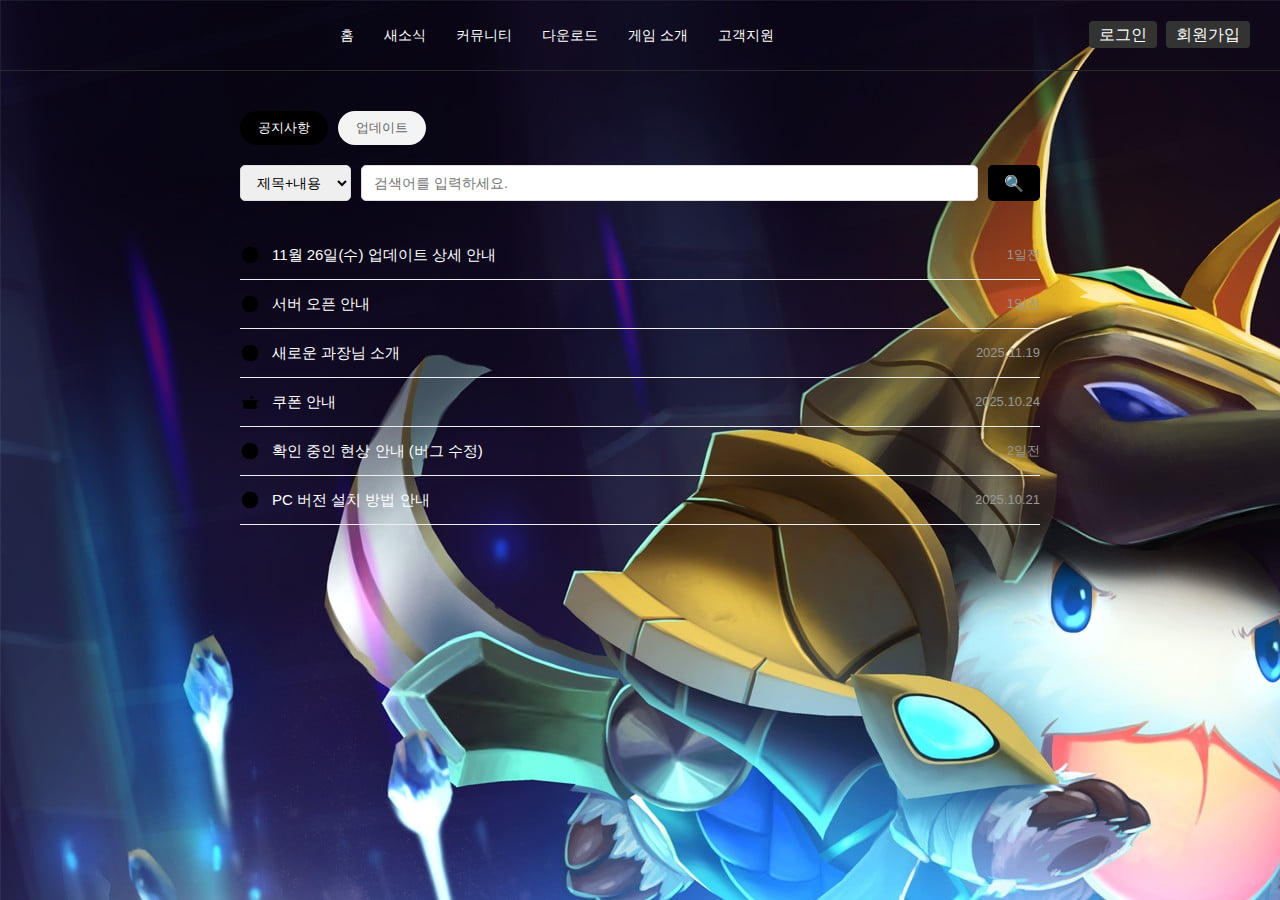
<file: notice/noti.html>
<!DOCTYPE html>
<html lang="ko">
<head>
    <meta charset="UTF-8" />
    <meta name="viewport" content="width=device-width, initial-scale=1" />
    <link rel="stylesheet" href="no.css" />
    <title>공지사항</title>
</head>
<body>
<header>
    <div class="logo"></div>

    <ul class="nav">
        <li><a href="/index.html">홈</a></li>

        <li>
            <a href="#news">새소식</a>
            <div class="dropdown">
                <a href="/notice/noti.html">공지사항</a>
            </div>
        </li>

        <li>
            <a href="#community">커뮤니티</a>
            <div class="dropdown">
                <a href="#">전체</a>
                <a href="#">자유</a>
            </div>
        </li>

        <li><a href="#games">다운로드</a></li>
        <li><a href="#about">게임 소개</a></li>
        <li><a href="#contact">고객지원</a></li>
    </ul>

    <div class="login-area">
        <a href="#" class="login-btn">로그인</a>
        <a href="#" class="login-btn">회원가입</a>
    </div>
</header>

<!-- 공지사항 리스트 영역 -->
<main class="notice-section">
    <div class="tabs">
        <button class="tab active">공지사항</button>
        <button class="tab">업데이트</button>
    </div>

    <div class="search-bar">
        <select>
            <option>제목+내용</option>
            <option>제목</option>
            <option>내용</option>
            <option>작성자</option>
        </select>
        <input type="text" placeholder="검색어를 입력하세요." />
        <button class="search-btn">🔍</button>
    </div>

    <ul class="notice-list">
        <li>
            <span class="icon notice"></span>
            <a href="#">11월 26일(수) 업데이트 상세 안내</a>
            <span class="date">1일전</span>
        </li>
        <li>
            <span class="icon notice"></span>
            <a href="#">서버 오픈 안내</a>
            <span class="date">1일전</span>
        </li>
        <li>
            <span class="icon notice"></span>
            <a href="#">새로운 과장님 소개</a>
            <span class="date">2025.11.19</span>
        </li>
        <li>
            <span class="icon gift"></span>
            <a href="#">쿠폰 안내</a>
            <span class="date">2025.10.24</span>
        </li>
        <li>
            <span class="icon notice"></span>
            <a href="#">확인 중인 현상 안내 (버그 수정)</a>
            <span class="date">2일전</span>
        </li>
        <li>
            <span class="icon notice"></span>
            <a href="#">PC 버전 설치 방법 안내</a>
            <span class="date">2025.10.21</span>
        </li>
    </ul>
</main>

</body>
</html>
</file>
<file: notice/no.css>
* { 
        margin: 0;
        padding: 0;
        box-sizing: border-box;
}

        body {
            font-family: 'Segoe UI', Tahoma, Geneva, Verdana, sans-serif;
            background-color: white;
            color: #e8e8e8;
            line-height: 1.6;
            background-image: url(../img/wwq.jpg);
        }

        /* Header */
        header {
            display: flex;
            justify-content: space-between;
            align-items: center;
            padding: 15px 30px;
            background: #fff;
            background-image: url(../img/wwq.jpg);
            border-bottom: 1px solid #2a2a2a;
            position: relative;
        }

        .logo {
            font-size: 120px;
            height: 40px;
            font-weight: 500;
            letter-spacing: 2px;
            color: #d4af37;
            cursor: pointer;
        }

        .nav {
            display: flex;
            gap: 30px;
            align-items: center;
        }

        .nav li {
            list-style: none;
            position: relative;
        }

        .nav a {
            color: white;
            text-decoration: none;
            font-size: 14px;
            transition: color 0.3s;
        }

        .nav a:hover {
            color: #d4af37;
        }

       .dropdown {
            position: absolute;
            top: 25px;
             left: 0;
            width: 140px;
             background: white;  
            border: 1px solid #ccc; 

            opacity: 0;
            visibility: hidden;
            transform: translateY(-10px);

            transition: all 0.5s ease;
}

    .dropdown a{
        display: block;
        padding: 10px;
        color: #333;
    }


.nav li:hover .dropdown {
    opacity: 1;
    visibility: visible;
    transform: translateY(0);
}


    /* 로그인/회원가입 영역 */
.login-area {
    display: flex;
    gap: 10px;
}

         /* 로그인 영역 */
  .nickname {
    font-weight: bold;
    color: #fff;
    margin-right: 10px;
  }
  .login-btn {
    background: #333;
    color: #fff;
    border: none;
    padding: 5px 10px;
    cursor: pointer;
    border-radius: 4px;
    margin-left: 5px;
    text-decoration: none;
  }
  .login-btn:hover {
    background: #555;
  }

  /* 로그인 영역 위치 보장 */
  .login-area {
    display: inline-block;
    position: relative;
    z-index: 1000;
  }

        /* Sub Navigation */
        .sub-nav {
            display: flex;
            gap: 30px;
            padding: 20px 40px;
            background-color: #0f0f0f;
            border-bottom: 1px solid #1a1a1a;
            font-size: 13px;
            letter-spacing: 0.5px;
        }

        .sub-nav a {
            color: #888;
            text-decoration: none;
            transition: color 0.3s;
        }

        .sub-nav a:hover {
            color: #d4af37;
        }

        /* 공지사항 섹션 기본 스타일 */
.notice-section {
    width: 800px;
    margin: 40px auto;
    font-family: 'Noto Sans KR', sans-serif;
    color: #222;
}

/* 탭 메뉴 스타일 */
.tabs {
    display: flex;
    gap: 10px;
    margin-bottom: 20px;
}

.tab {
    background: #f4f4f4;
    border: none;
    border-radius: 20px;
    padding: 8px 18px;
    cursor: pointer;
    font-weight: 500;
    color: #666;
    transition: background 0.3s, color 0.3s;
}

.tab.active, .tab:hover {
    background: #000;
    color: #fff;
}

/* 검색 바 스타일 */
.search-bar {
    display: flex;
    gap: 10px;
    margin-bottom: 30px;
}

.search-bar select,
.search-bar input {
    padding: 8px 12px;
    font-size: 14px;
    border: 1px solid #ddd;
    border-radius: 5px;
}

.search-bar input {
    flex-grow: 1;
}

.search-btn {
    border: none;
    background: #000;
    color: #fff;
    padding: 8px 16px;
    cursor: pointer;
    border-radius: 5px;
    font-size: 16px;
}

/* 공지 리스트 */
.notice-list {
    list-style: none;
    padding: 0;
    margin: 0;
}

.notice-list li {
    display: flex;
    align-items: center;
    border-bottom: 1px solid #eee;
    padding: 12px 0;
    font-size: 15px;
}

.notice-list li a {
    flex-grow: 1;
    color: white;
    text-decoration: none;
    white-space: nowrap;
    overflow: hidden;
    text-overflow: ellipsis;
}

.notice-list li a:hover {
    text-decoration: underline;
}

/* 날짜 */
.date {
    color: #999;
    font-size: 13px;
    min-width: 70px;
    text-align: right;
}

/* 아이콘 공통 */
.icon {
    display: inline-block;
    width: 20px;
    height: 20px;
    margin-right: 12px;
    background-size: contain;
    background-repeat: no-repeat;
}

/* 공지 아이콘 */
.icon.notice {
    background-image: url('data:image/svg+xml;utf8,<svg fill="black" xmlns="http://www.w3.org/2000/svg" viewBox="0 0 24 24"><path d="M12 2a10 10 0 110 20 10 10 0 010-20zm0 15v-2h-2v-2h2V7h2v6h-2v2z"/></svg>');
}

/* 선물 아이콘 */
.icon.gift {
    background-image: url('data:image/svg+xml;utf8,<svg fill="black" xmlns="http://www.w3.org/2000/svg" viewBox="0 0 24 24"><path d="M20 12v8H4v-8H2v-2h20v2h-2zm-6-7a2 2 0 00-2 2v1h4V7a2 2 0 00-2-2z"/></svg>');
}
</file>
